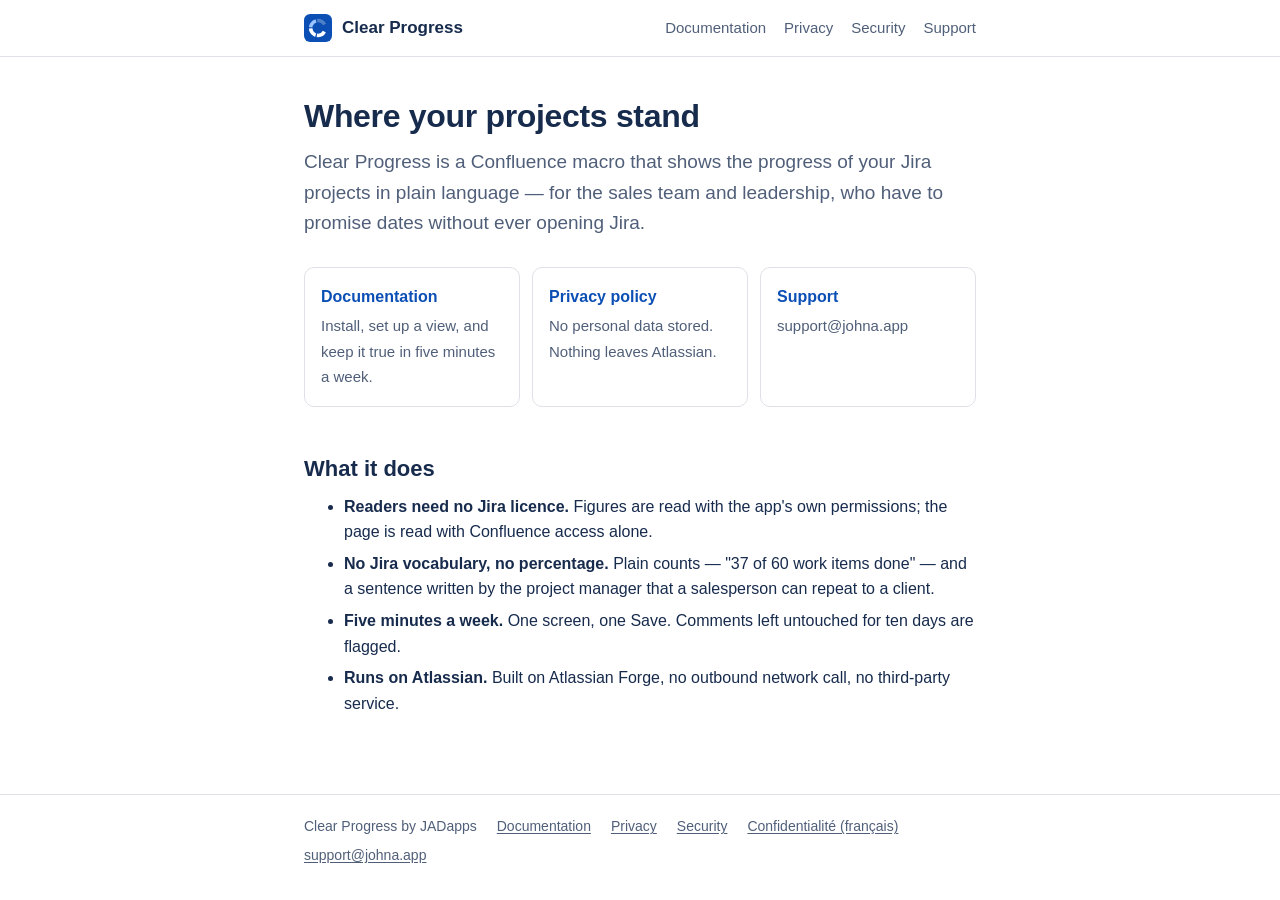
<file: index.html>
<!doctype html>
<html lang="en">
<head>
<meta charset="utf-8">
<meta name="viewport" content="width=device-width, initial-scale=1">
<title>Clear Progress for Confluence</title>
<meta name="description" content="Project progress in Confluence, in plain language, for the people who have to promise dates. No Jira licence needed to read it.">
<link rel="stylesheet" href="style.css">
<link rel="icon" href="favicon.png">
</head>
<body>

<header class="site">
  <div class="inner">
    <a class="brand" href="./">
      <svg width="28" height="28" viewBox="0 0 144 144" aria-hidden="true"><rect width="144" height="144" rx="32" fill="#0b4fb5"/><g fill="none" stroke-width="18" transform="rotate(30 72 72)"><circle cx="72" cy="72" r="38" stroke="#ffffff" stroke-opacity="1" stroke-dasharray="45.24 238.76" stroke-dashoffset="0.00"/><circle cx="72" cy="72" r="38" stroke="#ffffff" stroke-opacity="1" stroke-dasharray="45.24 238.76" stroke-dashoffset="-51.24"/><circle cx="72" cy="72" r="38" stroke="#9cc4ff" stroke-opacity="1" stroke-dasharray="45.24 238.76" stroke-dashoffset="-102.48"/><circle cx="72" cy="72" r="38" stroke="#ffffff" stroke-opacity="0.28" stroke-dasharray="45.24 238.76" stroke-dashoffset="-153.73"/></g></svg>
      Clear Progress
    </a>
    <nav class="site" aria-label="Main">
      <a href="docs.html">Documentation</a>
      <a href="privacy.html">Privacy</a>
      <a href="security.html">Security</a>
      <a href="mailto:support@johna.app">Support</a>
    </nav>
  </div>
</header>

<main>
  <h1>Where your projects stand</h1>
  <p class="lede">Clear Progress is a Confluence macro that shows the progress of your Jira projects in plain language — for the sales team and leadership, who have to promise dates without ever opening Jira.</p>

  <div class="cards">
    <a class="card" href="docs.html"><strong>Documentation</strong><span>Install, set up a view, and keep it true in five minutes a week.</span></a>
    <a class="card" href="privacy.html"><strong>Privacy policy</strong><span>No personal data stored. Nothing leaves Atlassian.</span></a>
    <a class="card" href="mailto:support@johna.app"><strong>Support</strong><span>support@johna.app</span></a>
  </div>

  <h2>What it does</h2>
  <ul>
    <li><strong>Readers need no Jira licence.</strong> Figures are read with the app's own permissions; the page is read with Confluence access alone.</li>
    <li><strong>No Jira vocabulary, no percentage.</strong> Plain counts — "37 of 60 work items done" — and a sentence written by the project manager that a salesperson can repeat to a client.</li>
    <li><strong>Five minutes a week.</strong> One screen, one Save. Comments left untouched for ten days are flagged.</li>
    <li><strong>Runs on Atlassian.</strong> Built on Atlassian Forge, no outbound network call, no third-party service.</li>
  </ul>
</main>

<footer class="site">
  <div class="inner">
    <span>Clear Progress by JADapps</span>
    <a href="docs.html">Documentation</a>
    <a href="privacy.html">Privacy</a>
    <a href="security.html">Security</a>
    <a href="confidentialite.html" hreflang="fr" lang="fr">Confidentialité (français)</a>
    <a href="mailto:support@johna.app">support@johna.app</a>
  </div>
</footer>

</body>
</html>
</file>
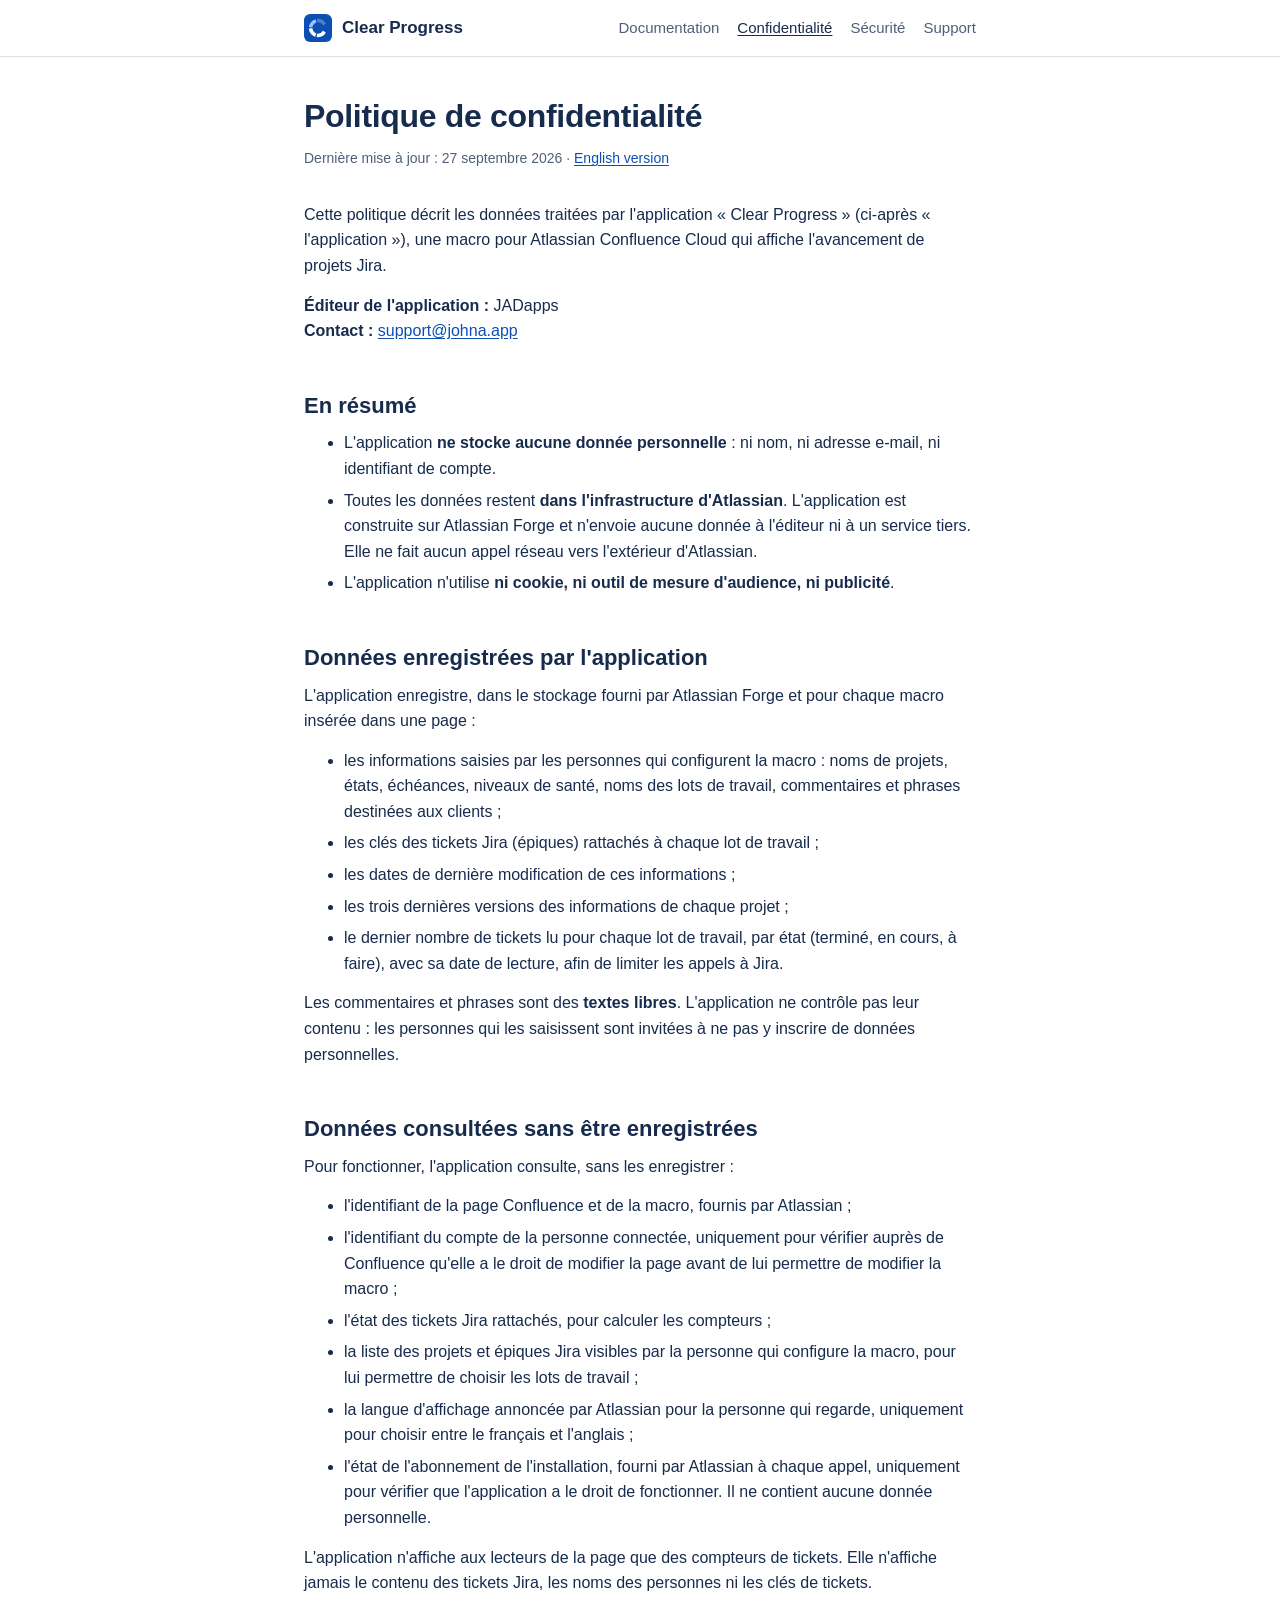
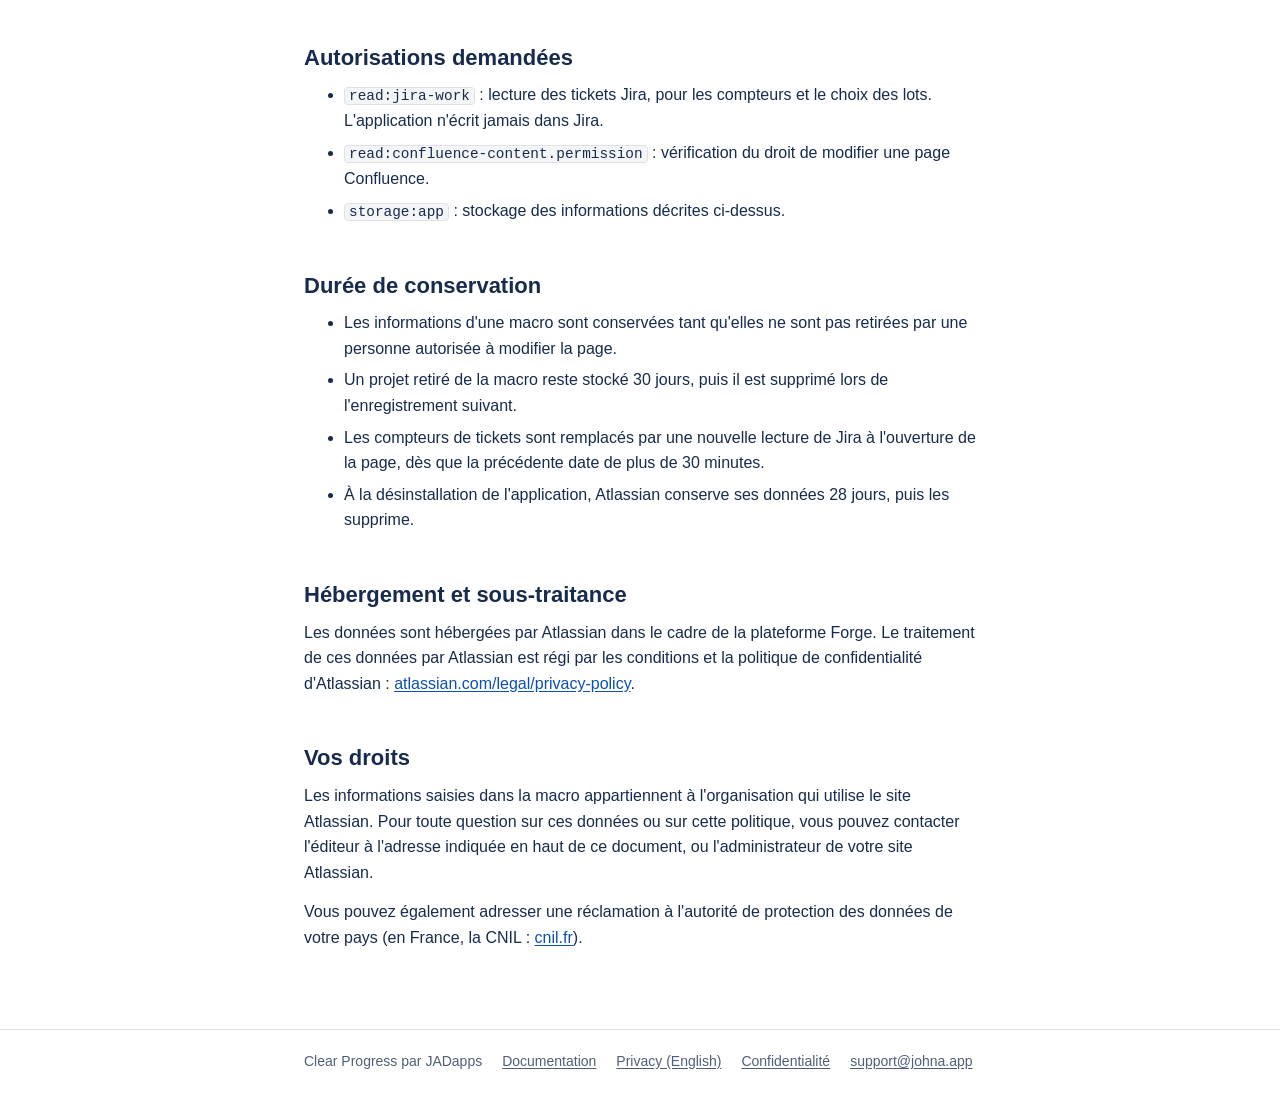
<file: confidentialite.html>
<!doctype html>
<html lang="fr">
<head>
<meta charset="utf-8">
<meta name="viewport" content="width=device-width, initial-scale=1">
<title>Confidentialité Clear Progress</title>
<meta name="description" content="Les données traitées par Clear Progress : aucune donnée personnelle stockée, rien ne sort de chez Atlassian.">
<link rel="stylesheet" href="style.css">
<link rel="icon" href="favicon.png">
<link rel="alternate" hreflang="en" href="privacy.html">
</head>
<body>

<header class="site">
  <div class="inner">
    <a class="brand" href="./">
      <svg width="28" height="28" viewBox="0 0 144 144" aria-hidden="true"><rect width="144" height="144" rx="32" fill="#0b4fb5"/><g fill="none" stroke-width="18" transform="rotate(30 72 72)"><circle cx="72" cy="72" r="38" stroke="#ffffff" stroke-opacity="1" stroke-dasharray="45.24 238.76" stroke-dashoffset="0.00"/><circle cx="72" cy="72" r="38" stroke="#ffffff" stroke-opacity="1" stroke-dasharray="45.24 238.76" stroke-dashoffset="-51.24"/><circle cx="72" cy="72" r="38" stroke="#9cc4ff" stroke-opacity="1" stroke-dasharray="45.24 238.76" stroke-dashoffset="-102.48"/><circle cx="72" cy="72" r="38" stroke="#ffffff" stroke-opacity="0.28" stroke-dasharray="45.24 238.76" stroke-dashoffset="-153.73"/></g></svg>
      Clear Progress
    </a>
    <nav class="site" aria-label="Menu principal">
      <a href="docs.html" hreflang="en">Documentation</a>
      <a href="confidentialite.html" aria-current="page">Confidentialité</a>
      <a href="security.html" hreflang="en">Sécurité</a>
      <a href="mailto:support@johna.app">Support</a>
    </nav>
  </div>
</header>

<main>
  <h1>Politique de confidentialité</h1>
  <p class="meta">Dernière mise à jour : 27 septembre 2026 · <a href="privacy.html" hreflang="en" lang="en">English version</a></p>

  <p>Cette politique décrit les données traitées par l'application « Clear Progress » (ci-après « l'application »), une macro pour Atlassian Confluence Cloud qui affiche l'avancement de projets Jira.</p>
  <p><strong>Éditeur de l'application :</strong> JADapps<br><strong>Contact :</strong> <a href="mailto:support@johna.app">support@johna.app</a></p>

  <h2>En résumé</h2>
  <ul>
    <li>L'application <strong>ne stocke aucune donnée personnelle</strong> : ni nom, ni adresse e-mail, ni identifiant de compte.</li>
    <li>Toutes les données restent <strong>dans l'infrastructure d'Atlassian</strong>. L'application est construite sur Atlassian Forge et n'envoie aucune donnée à l'éditeur ni à un service tiers. Elle ne fait aucun appel réseau vers l'extérieur d'Atlassian.</li>
    <li>L'application n'utilise <strong>ni cookie, ni outil de mesure d'audience, ni publicité</strong>.</li>
  </ul>

  <h2>Données enregistrées par l'application</h2>
  <p>L'application enregistre, dans le stockage fourni par Atlassian Forge et pour chaque macro insérée dans une page :</p>
  <ul>
    <li>les informations saisies par les personnes qui configurent la macro : noms de projets, états, échéances, niveaux de santé, noms des lots de travail, commentaires et phrases destinées aux clients ;</li>
    <li>les clés des tickets Jira (épiques) rattachés à chaque lot de travail ;</li>
    <li>les dates de dernière modification de ces informations ;</li>
    <li>les trois dernières versions des informations de chaque projet ;</li>
    <li>le dernier nombre de tickets lu pour chaque lot de travail, par état (terminé, en cours, à faire), avec sa date de lecture, afin de limiter les appels à Jira.</li>
  </ul>
  <p>Les commentaires et phrases sont des <strong>textes libres</strong>. L'application ne contrôle pas leur contenu : les personnes qui les saisissent sont invitées à ne pas y inscrire de données personnelles.</p>

  <h2>Données consultées sans être enregistrées</h2>
  <p>Pour fonctionner, l'application consulte, sans les enregistrer :</p>
  <ul>
    <li>l'identifiant de la page Confluence et de la macro, fournis par Atlassian ;</li>
    <li>l'identifiant du compte de la personne connectée, uniquement pour vérifier auprès de Confluence qu'elle a le droit de modifier la page avant de lui permettre de modifier la macro ;</li>
    <li>l'état des tickets Jira rattachés, pour calculer les compteurs ;</li>
    <li>la liste des projets et épiques Jira visibles par la personne qui configure la macro, pour lui permettre de choisir les lots de travail ;</li>
    <li>la langue d'affichage annoncée par Atlassian pour la personne qui regarde, uniquement pour choisir entre le français et l'anglais ;</li>
    <li>l'état de l'abonnement de l'installation, fourni par Atlassian à chaque appel, uniquement pour vérifier que l'application a le droit de fonctionner. Il ne contient aucune donnée personnelle.</li>
  </ul>
  <p>L'application n'affiche aux lecteurs de la page que des compteurs de tickets. Elle n'affiche jamais le contenu des tickets Jira, les noms des personnes ni les clés de tickets.</p>

  <h2 id="autorisations">Autorisations demandées</h2>
  <ul>
    <li><code>read:jira-work</code> : lecture des tickets Jira, pour les compteurs et le choix des lots. L'application n'écrit jamais dans Jira.</li>
    <li><code>read:confluence-content.permission</code> : vérification du droit de modifier une page Confluence.</li>
    <li><code>storage:app</code> : stockage des informations décrites ci-dessus.</li>
  </ul>

  <h2>Durée de conservation</h2>
  <ul>
    <li>Les informations d'une macro sont conservées tant qu'elles ne sont pas retirées par une personne autorisée à modifier la page.</li>
    <li>Un projet retiré de la macro reste stocké 30 jours, puis il est supprimé lors de l'enregistrement suivant.</li>
    <li>Les compteurs de tickets sont remplacés par une nouvelle lecture de Jira à l'ouverture de la page, dès que la précédente date de plus de 30 minutes.</li>
    <li>À la désinstallation de l'application, Atlassian conserve ses données 28 jours, puis les supprime.</li>
  </ul>

  <h2>Hébergement et sous-traitance</h2>
  <p>Les données sont hébergées par Atlassian dans le cadre de la plateforme Forge. Le traitement de ces données par Atlassian est régi par les conditions et la politique de confidentialité d'Atlassian : <a href="https://www.atlassian.com/legal/privacy-policy">atlassian.com/legal/privacy-policy</a>.</p>

  <h2>Vos droits</h2>
  <p>Les informations saisies dans la macro appartiennent à l'organisation qui utilise le site Atlassian. Pour toute question sur ces données ou sur cette politique, vous pouvez contacter l'éditeur à l'adresse indiquée en haut de ce document, ou l'administrateur de votre site Atlassian.</p>
  <p>Vous pouvez également adresser une réclamation à l'autorité de protection des données de votre pays (en France, la CNIL : <a href="https://www.cnil.fr">cnil.fr</a>).</p>
</main>

<footer class="site">
  <div class="inner">
    <span>Clear Progress par JADapps</span>
    <a href="docs.html" hreflang="en">Documentation</a>
    <a href="privacy.html" hreflang="en" lang="en">Privacy (English)</a>
    <a href="confidentialite.html">Confidentialité</a>
    <a href="mailto:support@johna.app">support@johna.app</a>
  </div>
</footer>

</body>
</html>
</file>
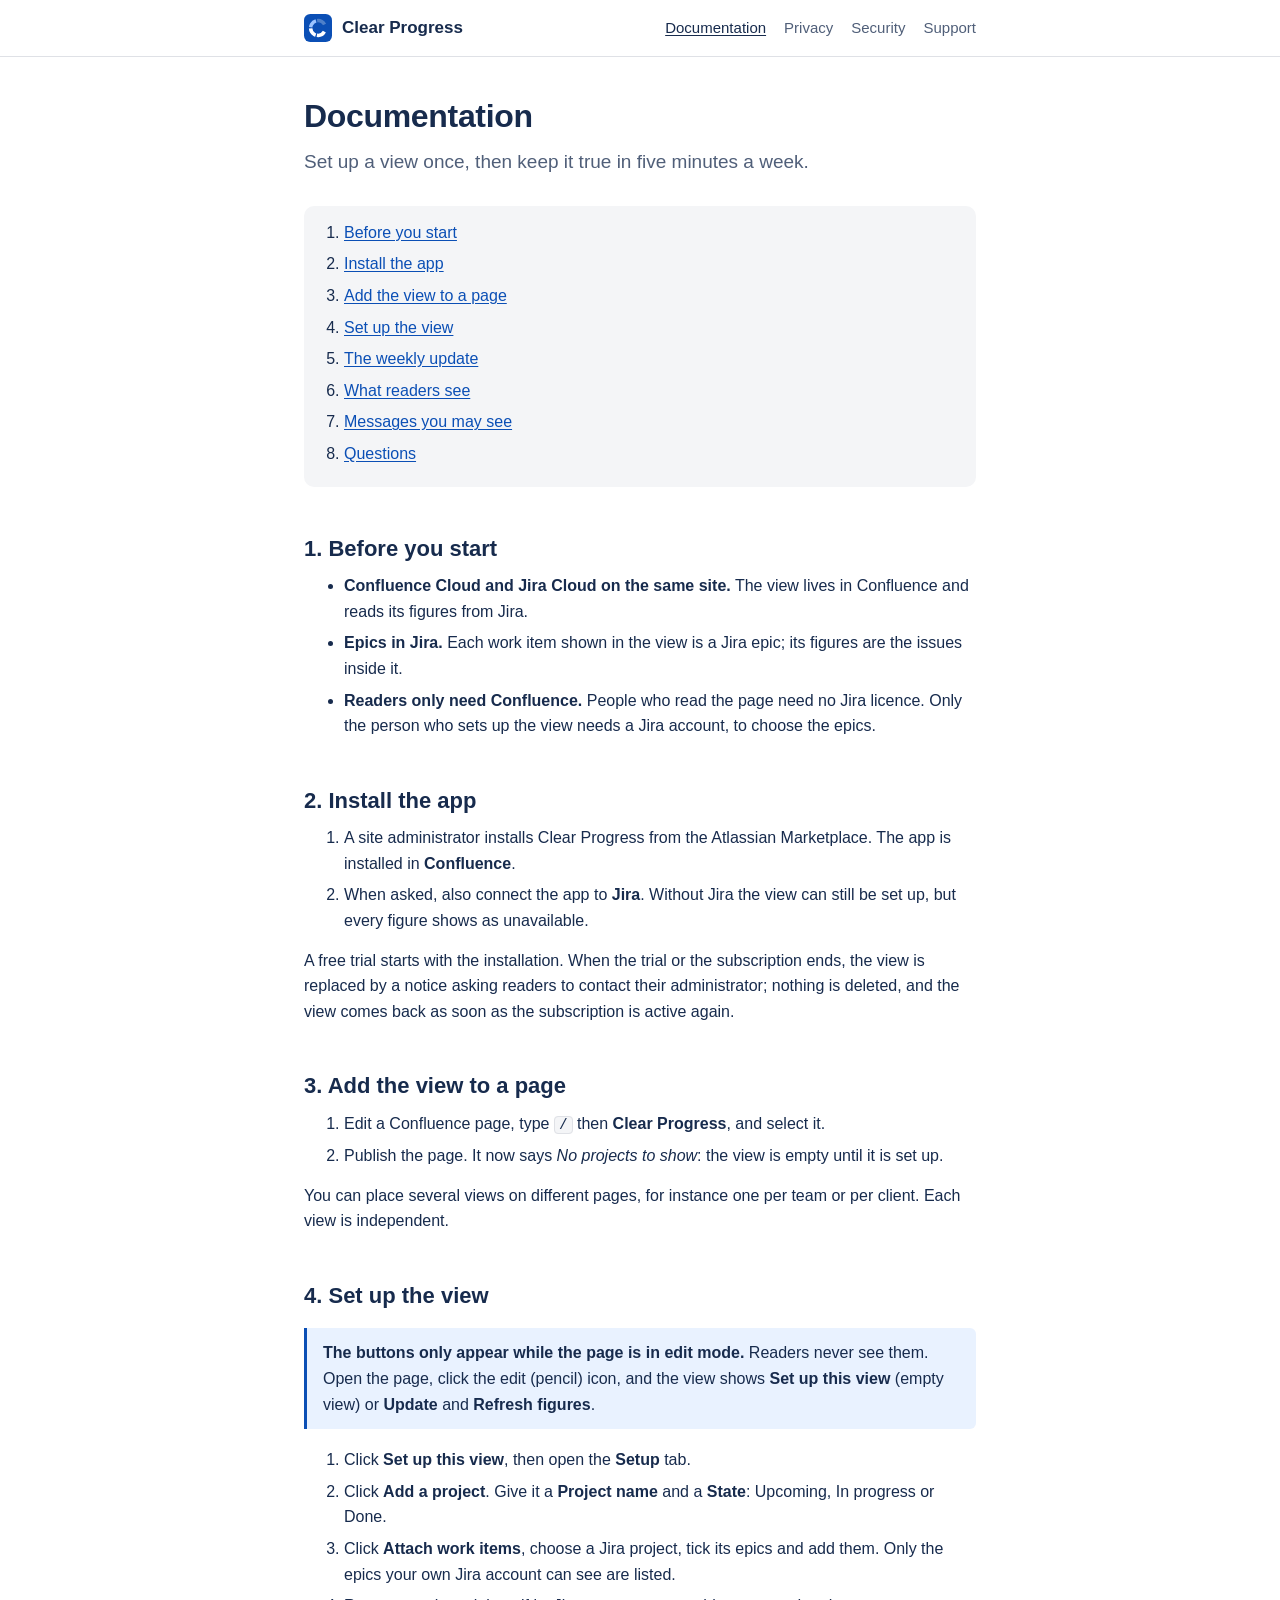
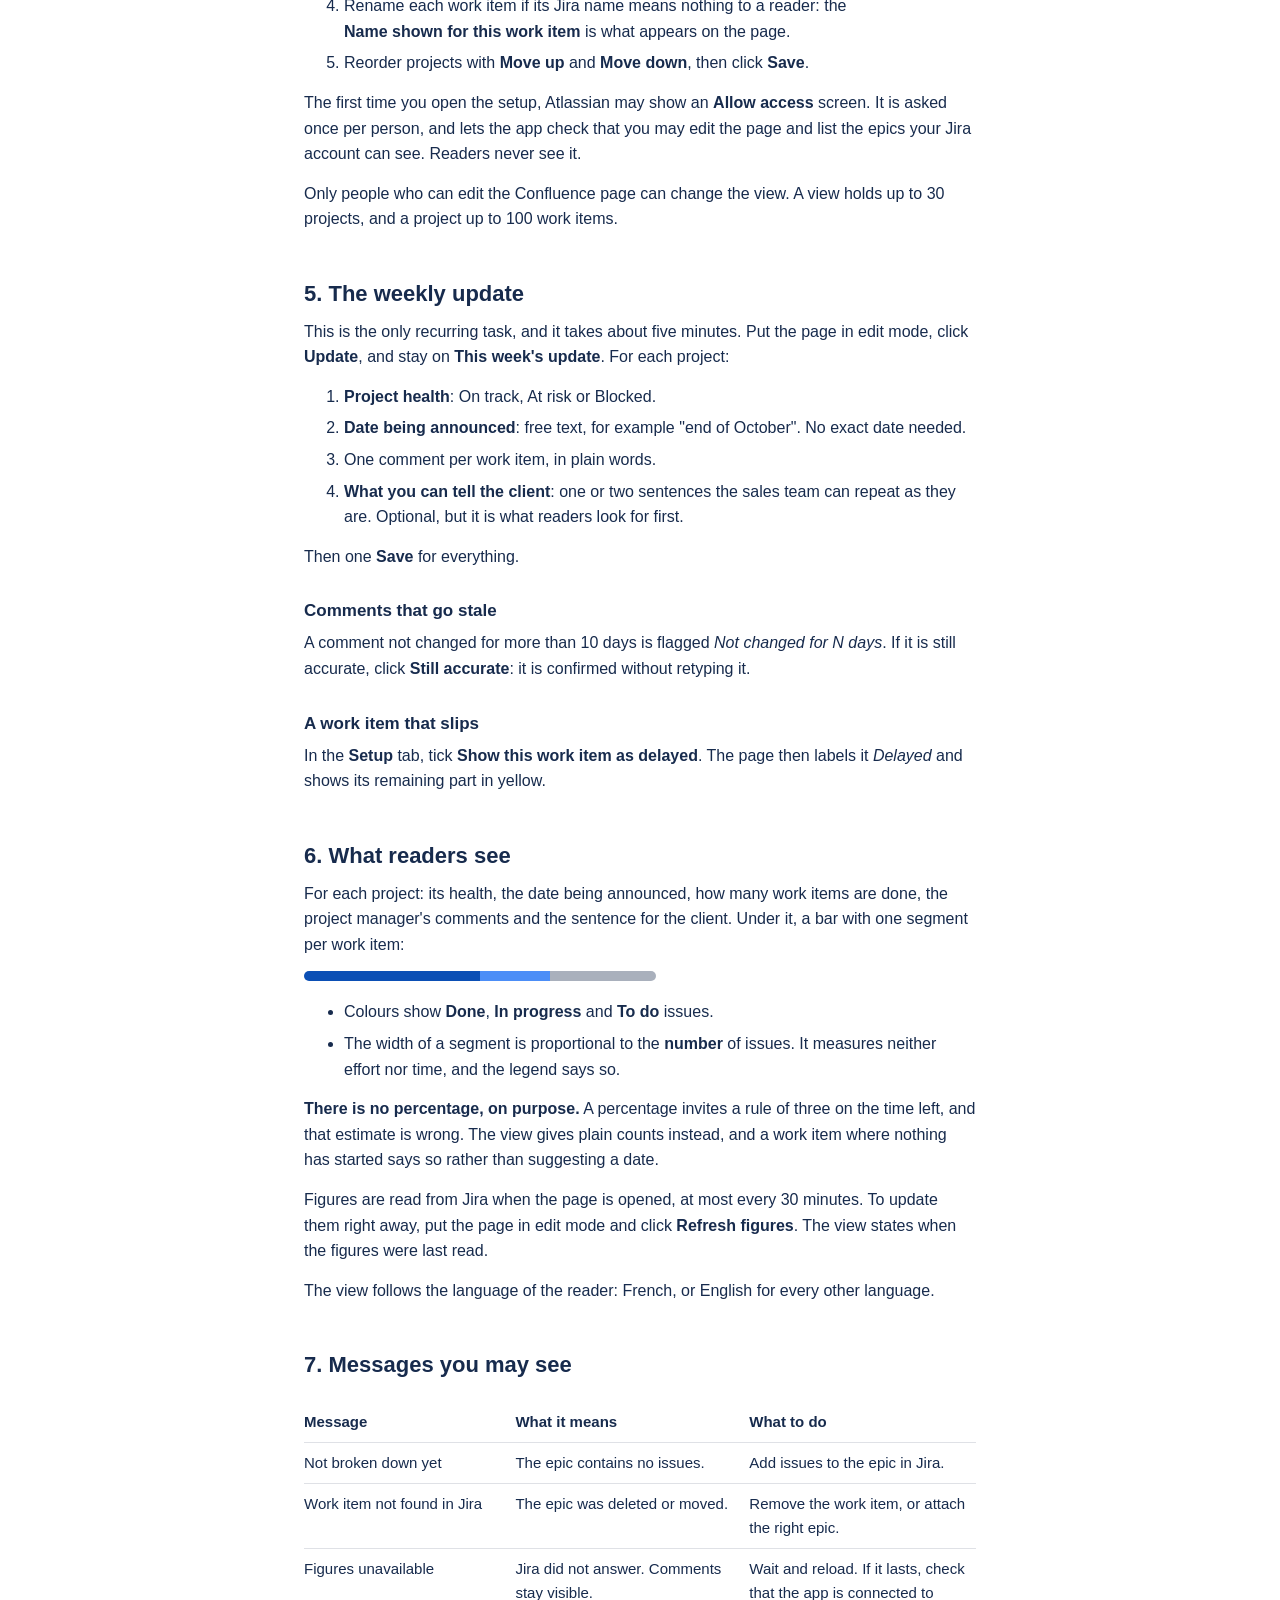
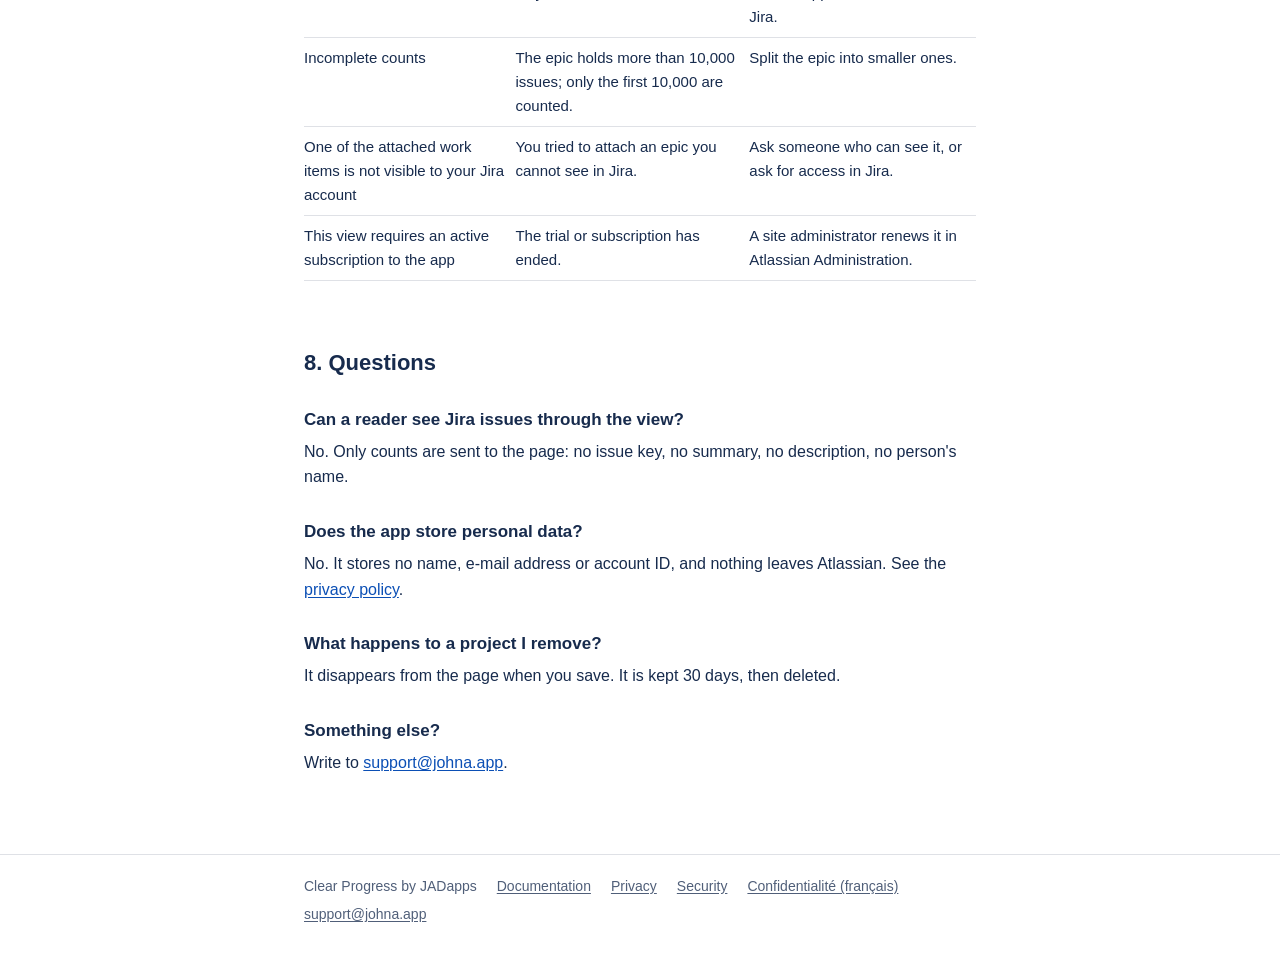
<file: docs.html>
<!doctype html>
<html lang="en">
<head>
<meta charset="utf-8">
<meta name="viewport" content="width=device-width, initial-scale=1">
<title>Clear Progress documentation</title>
<meta name="description" content="How to install Clear Progress, set up a view of your Jira projects in Confluence, and keep it up to date.">
<link rel="stylesheet" href="style.css">
<link rel="icon" href="favicon.png">
</head>
<body>

<header class="site">
  <div class="inner">
    <a class="brand" href="./">
      <svg width="28" height="28" viewBox="0 0 144 144" aria-hidden="true"><rect width="144" height="144" rx="32" fill="#0b4fb5"/><g fill="none" stroke-width="18" transform="rotate(30 72 72)"><circle cx="72" cy="72" r="38" stroke="#ffffff" stroke-opacity="1" stroke-dasharray="45.24 238.76" stroke-dashoffset="0.00"/><circle cx="72" cy="72" r="38" stroke="#ffffff" stroke-opacity="1" stroke-dasharray="45.24 238.76" stroke-dashoffset="-51.24"/><circle cx="72" cy="72" r="38" stroke="#9cc4ff" stroke-opacity="1" stroke-dasharray="45.24 238.76" stroke-dashoffset="-102.48"/><circle cx="72" cy="72" r="38" stroke="#ffffff" stroke-opacity="0.28" stroke-dasharray="45.24 238.76" stroke-dashoffset="-153.73"/></g></svg>
      Clear Progress
    </a>
    <nav class="site" aria-label="Main">
      <a href="docs.html" aria-current="page">Documentation</a>
      <a href="privacy.html">Privacy</a>
      <a href="security.html">Security</a>
      <a href="mailto:support@johna.app">Support</a>
    </nav>
  </div>
</header>

<main>
  <h1>Documentation</h1>
  <p class="lede">Set up a view once, then keep it true in five minutes a week.</p>

  <nav class="toc" aria-label="Contents">
    <ol>
      <li><a href="#requirements">Before you start</a></li>
      <li><a href="#install">Install the app</a></li>
      <li><a href="#insert">Add the view to a page</a></li>
      <li><a href="#setup">Set up the view</a></li>
      <li><a href="#weekly">The weekly update</a></li>
      <li><a href="#reading">What readers see</a></li>
      <li><a href="#messages">Messages you may see</a></li>
      <li><a href="#faq">Questions</a></li>
    </ol>
  </nav>

  <h2 id="requirements">1. Before you start</h2>
  <ul>
    <li><strong>Confluence Cloud and Jira Cloud on the same site.</strong> The view lives in Confluence and reads its figures from Jira.</li>
    <li><strong>Epics in Jira.</strong> Each work item shown in the view is a Jira epic; its figures are the issues inside it.</li>
    <li><strong>Readers only need Confluence.</strong> People who read the page need no Jira licence. Only the person who sets up the view needs a Jira account, to choose the epics.</li>
  </ul>

  <h2 id="install">2. Install the app</h2>
  <ol>
    <li>A site administrator installs Clear Progress from the Atlassian Marketplace. The app is installed in <strong>Confluence</strong>.</li>
    <li>When asked, also connect the app to <strong>Jira</strong>. Without Jira the view can still be set up, but every figure shows as unavailable.</li>
  </ol>
  <p>A free trial starts with the installation. When the trial or the subscription ends, the view is replaced by a notice asking readers to contact their administrator; nothing is deleted, and the view comes back as soon as the subscription is active again.</p>

  <h2 id="insert">3. Add the view to a page</h2>
  <ol>
    <li>Edit a Confluence page, type <kbd>/</kbd> then <strong>Clear Progress</strong>, and select it.</li>
    <li>Publish the page. It now says <em>No projects to show</em>: the view is empty until it is set up.</li>
  </ol>
  <p>You can place several views on different pages, for instance one per team or per client. Each view is independent.</p>

  <h2 id="setup">4. Set up the view</h2>
  <div class="note">
    <p><strong>The buttons only appear while the page is in edit mode.</strong> Readers never see them. Open the page, click the edit (pencil) icon, and the view shows <span class="ui">Set up this view</span> (empty view) or <span class="ui">Update</span> and <span class="ui">Refresh figures</span>.</p>
  </div>
  <ol>
    <li>Click <span class="ui">Set up this view</span>, then open the <span class="ui">Setup</span> tab.</li>
    <li>Click <span class="ui">Add a project</span>. Give it a <span class="ui">Project name</span> and a <span class="ui">State</span>: Upcoming, In progress or Done.</li>
    <li>Click <span class="ui">Attach work items</span>, choose a Jira project, tick its epics and add them. Only the epics your own Jira account can see are listed.</li>
    <li>Rename each work item if its Jira name means nothing to a reader: the <span class="ui">Name shown for this work item</span> is what appears on the page.</li>
    <li>Reorder projects with <span class="ui">Move up</span> and <span class="ui">Move down</span>, then click <span class="ui">Save</span>.</li>
  </ol>
  <p>The first time you open the setup, Atlassian may show an <strong>Allow access</strong> screen. It is asked once per person, and lets the app check that you may edit the page and list the epics your Jira account can see. Readers never see it.</p>
  <p>Only people who can edit the Confluence page can change the view. A view holds up to 30 projects, and a project up to 100 work items.</p>

  <h2 id="weekly">5. The weekly update</h2>
  <p>This is the only recurring task, and it takes about five minutes. Put the page in edit mode, click <span class="ui">Update</span>, and stay on <span class="ui">This week's update</span>. For each project:</p>
  <ol>
    <li><span class="ui">Project health</span>: On track, At risk or Blocked.</li>
    <li><span class="ui">Date being announced</span>: free text, for example "end of October". No exact date needed.</li>
    <li>One comment per work item, in plain words.</li>
    <li><span class="ui">What you can tell the client</span>: one or two sentences the sales team can repeat as they are. Optional, but it is what readers look for first.</li>
  </ol>
  <p>Then one <span class="ui">Save</span> for everything.</p>
  <h3>Comments that go stale</h3>
  <p>A comment not changed for more than 10 days is flagged <em>Not changed for N days</em>. If it is still accurate, click <span class="ui">Still accurate</span>: it is confirmed without retyping it.</p>
  <h3>A work item that slips</h3>
  <p>In the <span class="ui">Setup</span> tab, tick <span class="ui">Show this work item as delayed</span>. The page then labels it <em>Delayed</em> and shows its remaining part in yellow.</p>

  <h2 id="reading">6. What readers see</h2>
  <p>For each project: its health, the date being announced, how many work items are done, the project manager's comments and the sentence for the client. Under it, a bar with one segment per work item:</p>
  <div class="bar" role="img" aria-label="Example bar: done, in progress, to do"><i class="d"></i><i class="p"></i><i class="t"></i></div>
  <ul>
    <li>Colours show <strong>Done</strong>, <strong>In progress</strong> and <strong>To do</strong> issues.</li>
    <li>The width of a segment is proportional to the <strong>number</strong> of issues. It measures neither effort nor time, and the legend says so.</li>
  </ul>
  <p><strong>There is no percentage, on purpose.</strong> A percentage invites a rule of three on the time left, and that estimate is wrong. The view gives plain counts instead, and a work item where nothing has started says so rather than suggesting a date.</p>
  <p>Figures are read from Jira when the page is opened, at most every 30 minutes. To update them right away, put the page in edit mode and click <span class="ui">Refresh figures</span>. The view states when the figures were last read.</p>
  <p>The view follows the language of the reader: French, or English for every other language.</p>

  <h2 id="messages">7. Messages you may see</h2>
  <div class="table-wrap">
  <table>
    <thead><tr><th>Message</th><th>What it means</th><th>What to do</th></tr></thead>
    <tbody>
      <tr><td>Not broken down yet</td><td>The epic contains no issues.</td><td>Add issues to the epic in Jira.</td></tr>
      <tr><td>Work item not found in Jira</td><td>The epic was deleted or moved.</td><td>Remove the work item, or attach the right epic.</td></tr>
      <tr><td>Figures unavailable</td><td>Jira did not answer. Comments stay visible.</td><td>Wait and reload. If it lasts, check that the app is connected to Jira.</td></tr>
      <tr><td>Incomplete counts</td><td>The epic holds more than 10,000 issues; only the first 10,000 are counted.</td><td>Split the epic into smaller ones.</td></tr>
      <tr><td>One of the attached work items is not visible to your Jira account</td><td>You tried to attach an epic you cannot see in Jira.</td><td>Ask someone who can see it, or ask for access in Jira.</td></tr>
      <tr><td>This view requires an active subscription to the app</td><td>The trial or subscription has ended.</td><td>A site administrator renews it in Atlassian Administration.</td></tr>
    </tbody>
  </table>
  </div>

  <h2 id="faq">8. Questions</h2>
  <h3>Can a reader see Jira issues through the view?</h3>
  <p>No. Only counts are sent to the page: no issue key, no summary, no description, no person's name.</p>
  <h3>Does the app store personal data?</h3>
  <p>No. It stores no name, e-mail address or account ID, and nothing leaves Atlassian. See the <a href="privacy.html">privacy policy</a>.</p>
  <h3>What happens to a project I remove?</h3>
  <p>It disappears from the page when you save. It is kept 30 days, then deleted.</p>
  <h3>Something else?</h3>
  <p>Write to <a href="mailto:support@johna.app">support@johna.app</a>.</p>
</main>

<footer class="site">
  <div class="inner">
    <span>Clear Progress by JADapps</span>
    <a href="docs.html">Documentation</a>
    <a href="privacy.html">Privacy</a>
    <a href="security.html">Security</a>
    <a href="confidentialite.html" hreflang="fr" lang="fr">Confidentialité (français)</a>
    <a href="mailto:support@johna.app">support@johna.app</a>
  </div>
</footer>

</body>
</html>
</file>
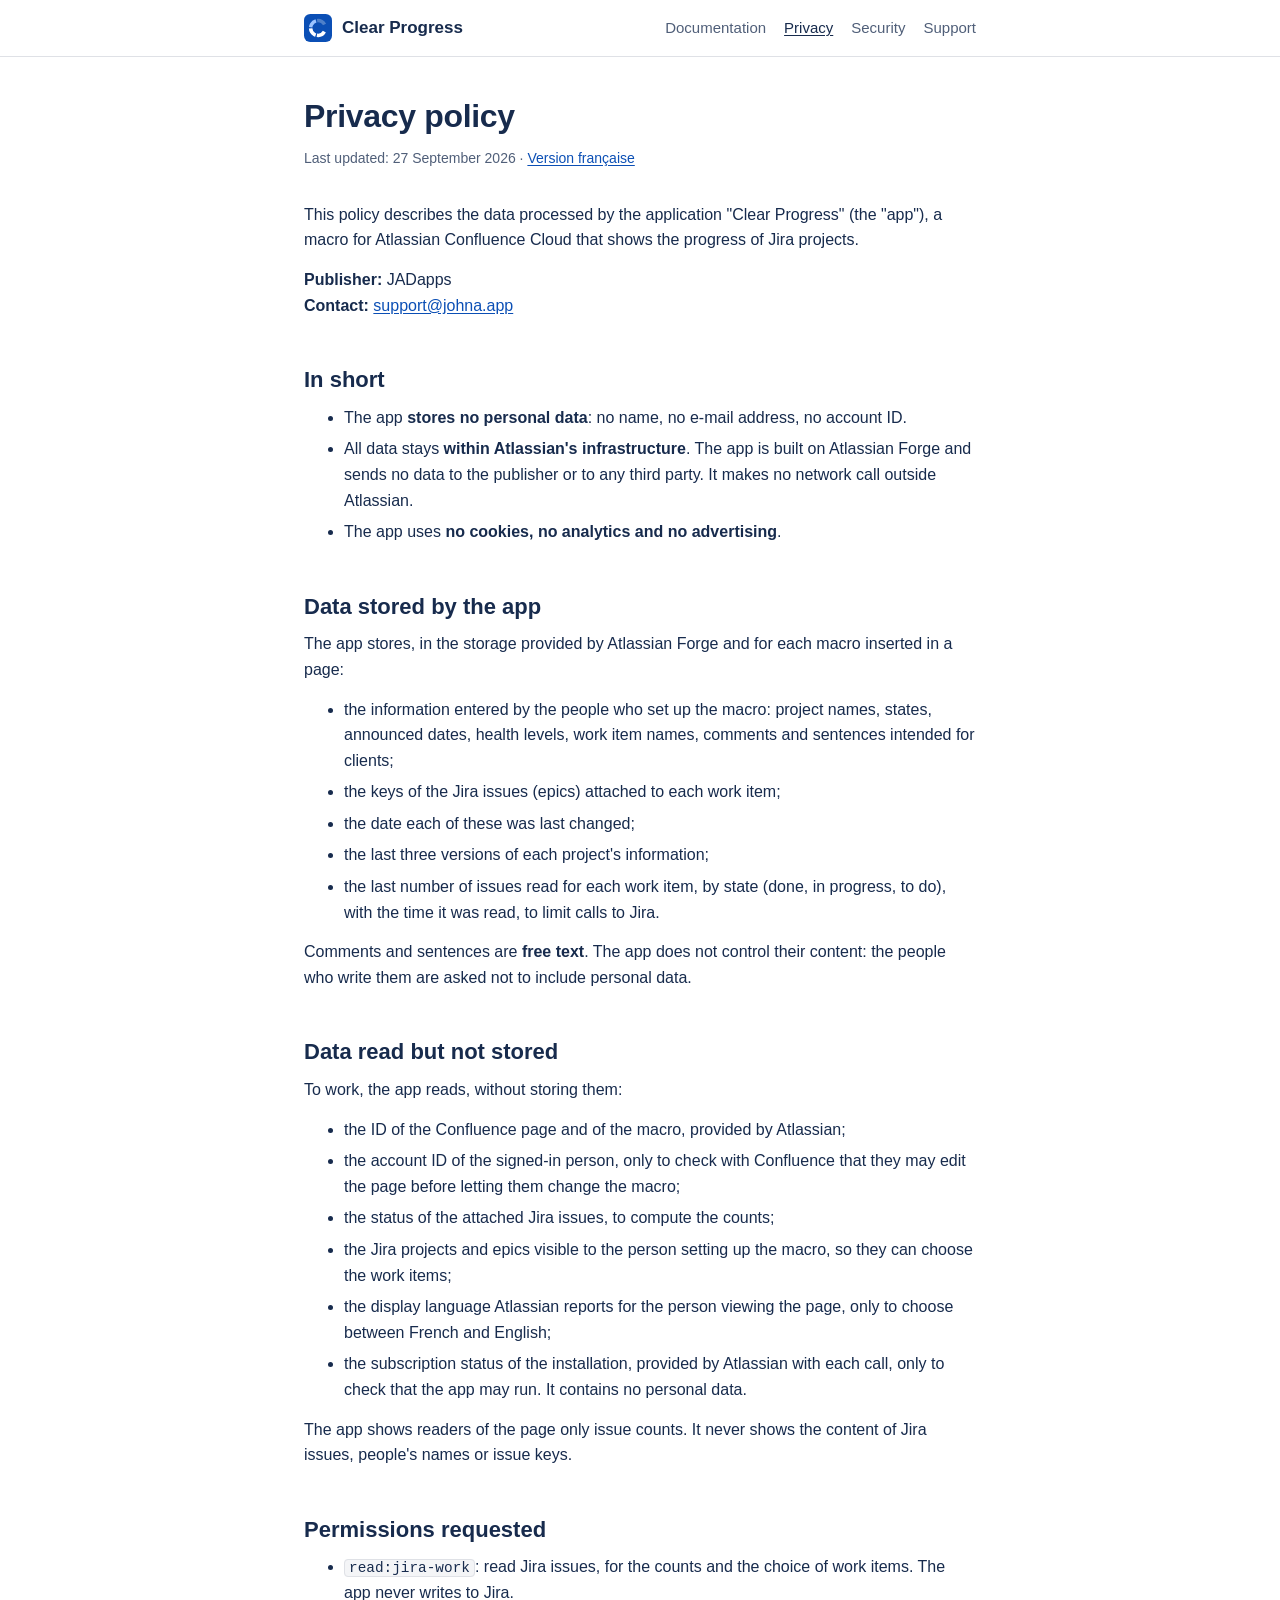
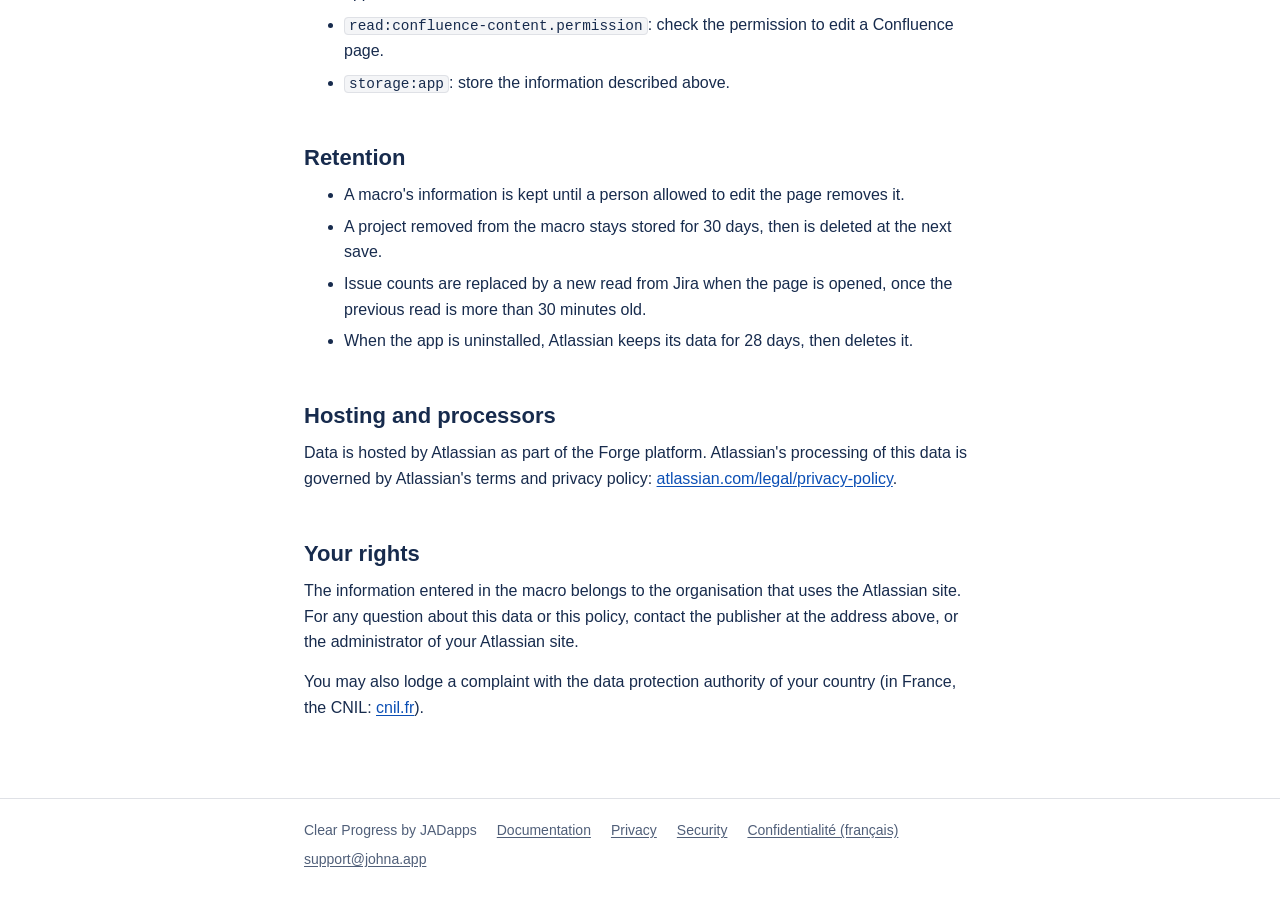
<file: privacy.html>
<!doctype html>
<html lang="en">
<head>
<meta charset="utf-8">
<meta name="viewport" content="width=device-width, initial-scale=1">
<title>Clear Progress privacy policy</title>
<meta name="description" content="What data Clear Progress processes: no personal data stored, nothing leaves Atlassian.">
<link rel="stylesheet" href="style.css">
<link rel="icon" href="favicon.png">
<link rel="alternate" hreflang="fr" href="confidentialite.html">
</head>
<body>

<header class="site">
  <div class="inner">
    <a class="brand" href="./">
      <svg width="28" height="28" viewBox="0 0 144 144" aria-hidden="true"><rect width="144" height="144" rx="32" fill="#0b4fb5"/><g fill="none" stroke-width="18" transform="rotate(30 72 72)"><circle cx="72" cy="72" r="38" stroke="#ffffff" stroke-opacity="1" stroke-dasharray="45.24 238.76" stroke-dashoffset="0.00"/><circle cx="72" cy="72" r="38" stroke="#ffffff" stroke-opacity="1" stroke-dasharray="45.24 238.76" stroke-dashoffset="-51.24"/><circle cx="72" cy="72" r="38" stroke="#9cc4ff" stroke-opacity="1" stroke-dasharray="45.24 238.76" stroke-dashoffset="-102.48"/><circle cx="72" cy="72" r="38" stroke="#ffffff" stroke-opacity="0.28" stroke-dasharray="45.24 238.76" stroke-dashoffset="-153.73"/></g></svg>
      Clear Progress
    </a>
    <nav class="site" aria-label="Main">
      <a href="docs.html">Documentation</a>
      <a href="privacy.html" aria-current="page">Privacy</a>
      <a href="security.html">Security</a>
      <a href="mailto:support@johna.app">Support</a>
    </nav>
  </div>
</header>

<main>
  <h1>Privacy policy</h1>
  <p class="meta">Last updated: 27 September 2026 · <a href="confidentialite.html" hreflang="fr" lang="fr">Version française</a></p>

  <p>This policy describes the data processed by the application "Clear Progress" (the "app"), a macro for Atlassian Confluence Cloud that shows the progress of Jira projects.</p>
  <p><strong>Publisher:</strong> JADapps<br><strong>Contact:</strong> <a href="mailto:support@johna.app">support@johna.app</a></p>

  <h2>In short</h2>
  <ul>
    <li>The app <strong>stores no personal data</strong>: no name, no e-mail address, no account ID.</li>
    <li>All data stays <strong>within Atlassian's infrastructure</strong>. The app is built on Atlassian Forge and sends no data to the publisher or to any third party. It makes no network call outside Atlassian.</li>
    <li>The app uses <strong>no cookies, no analytics and no advertising</strong>.</li>
  </ul>

  <h2>Data stored by the app</h2>
  <p>The app stores, in the storage provided by Atlassian Forge and for each macro inserted in a page:</p>
  <ul>
    <li>the information entered by the people who set up the macro: project names, states, announced dates, health levels, work item names, comments and sentences intended for clients;</li>
    <li>the keys of the Jira issues (epics) attached to each work item;</li>
    <li>the date each of these was last changed;</li>
    <li>the last three versions of each project's information;</li>
    <li>the last number of issues read for each work item, by state (done, in progress, to do), with the time it was read, to limit calls to Jira.</li>
  </ul>
  <p>Comments and sentences are <strong>free text</strong>. The app does not control their content: the people who write them are asked not to include personal data.</p>

  <h2>Data read but not stored</h2>
  <p>To work, the app reads, without storing them:</p>
  <ul>
    <li>the ID of the Confluence page and of the macro, provided by Atlassian;</li>
    <li>the account ID of the signed-in person, only to check with Confluence that they may edit the page before letting them change the macro;</li>
    <li>the status of the attached Jira issues, to compute the counts;</li>
    <li>the Jira projects and epics visible to the person setting up the macro, so they can choose the work items;</li>
    <li>the display language Atlassian reports for the person viewing the page, only to choose between French and English;</li>
    <li>the subscription status of the installation, provided by Atlassian with each call, only to check that the app may run. It contains no personal data.</li>
  </ul>
  <p>The app shows readers of the page only issue counts. It never shows the content of Jira issues, people's names or issue keys.</p>

  <h2 id="permissions">Permissions requested</h2>
  <ul>
    <li><code>read:jira-work</code>: read Jira issues, for the counts and the choice of work items. The app never writes to Jira.</li>
    <li><code>read:confluence-content.permission</code>: check the permission to edit a Confluence page.</li>
    <li><code>storage:app</code>: store the information described above.</li>
  </ul>

  <h2>Retention</h2>
  <ul>
    <li>A macro's information is kept until a person allowed to edit the page removes it.</li>
    <li>A project removed from the macro stays stored for 30 days, then is deleted at the next save.</li>
    <li>Issue counts are replaced by a new read from Jira when the page is opened, once the previous read is more than 30 minutes old.</li>
    <li>When the app is uninstalled, Atlassian keeps its data for 28 days, then deletes it.</li>
  </ul>

  <h2>Hosting and processors</h2>
  <p>Data is hosted by Atlassian as part of the Forge platform. Atlassian's processing of this data is governed by Atlassian's terms and privacy policy: <a href="https://www.atlassian.com/legal/privacy-policy">atlassian.com/legal/privacy-policy</a>.</p>

  <h2>Your rights</h2>
  <p>The information entered in the macro belongs to the organisation that uses the Atlassian site. For any question about this data or this policy, contact the publisher at the address above, or the administrator of your Atlassian site.</p>
  <p>You may also lodge a complaint with the data protection authority of your country (in France, the CNIL: <a href="https://www.cnil.fr">cnil.fr</a>).</p>
</main>

<footer class="site">
  <div class="inner">
    <span>Clear Progress by JADapps</span>
    <a href="docs.html">Documentation</a>
    <a href="privacy.html">Privacy</a>
    <a href="security.html">Security</a>
    <a href="confidentialite.html" hreflang="fr" lang="fr">Confidentialité (français)</a>
    <a href="mailto:support@johna.app">support@johna.app</a>
  </div>
</footer>

</body>
</html>
</file>
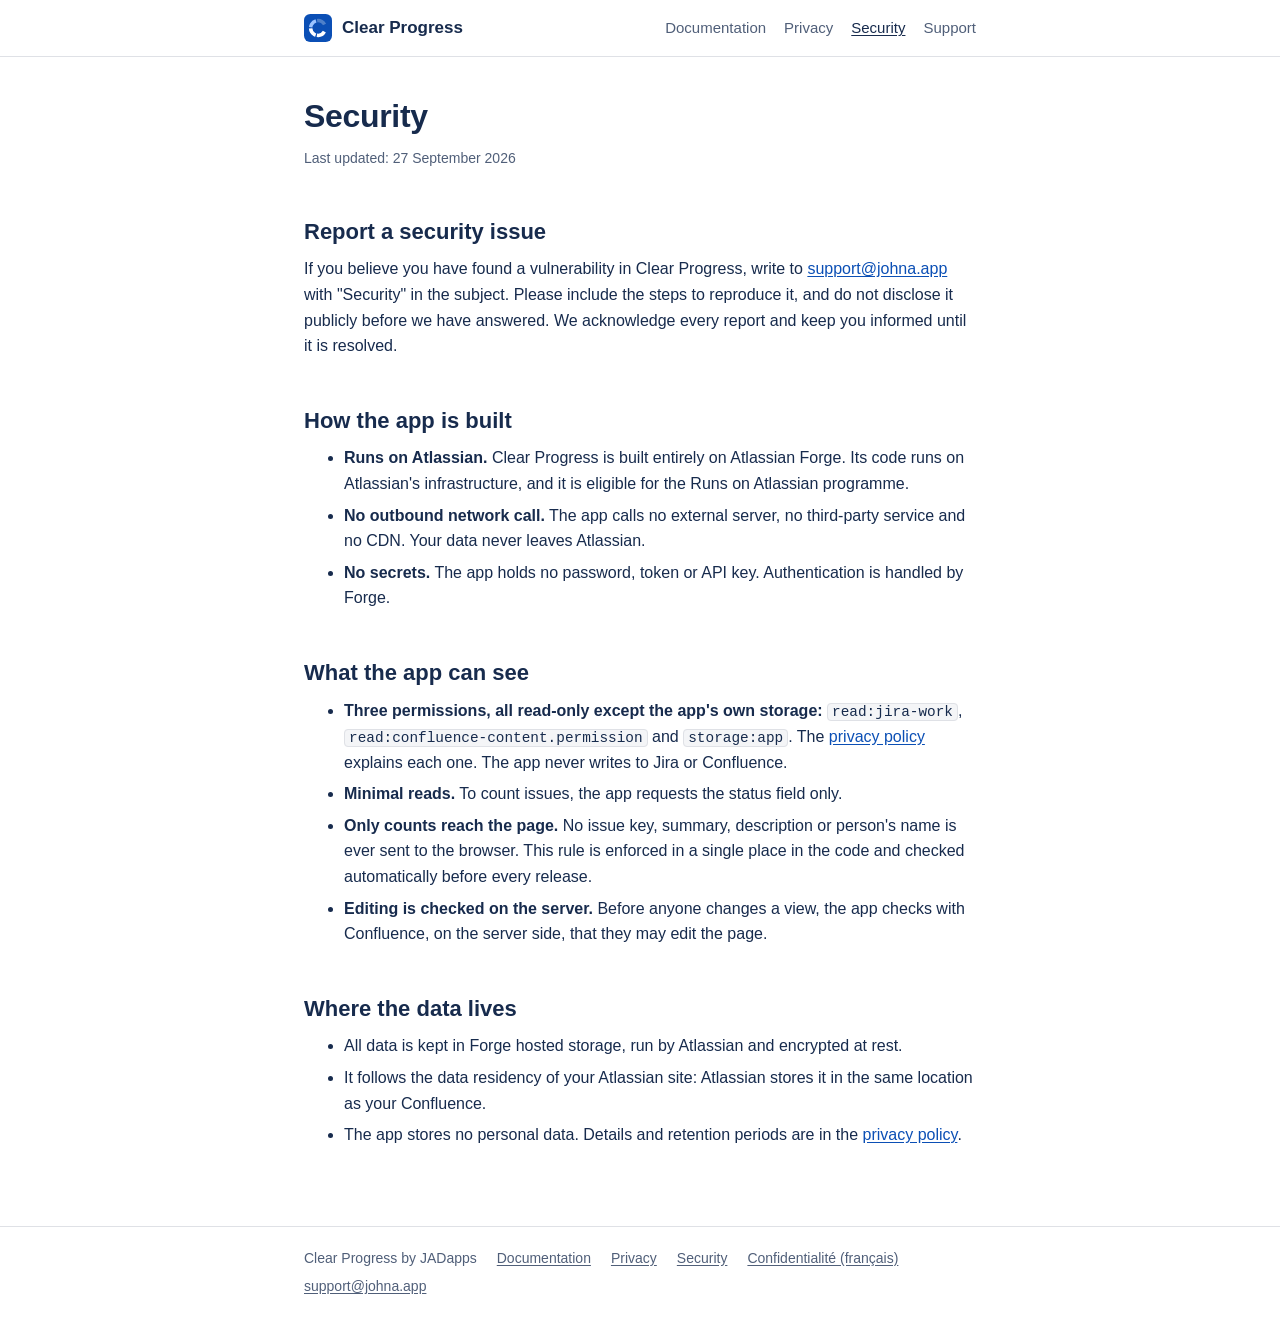
<file: security.html>
<!doctype html>
<html lang="en">
<head>
<meta charset="utf-8">
<meta name="viewport" content="width=device-width, initial-scale=1">
<title>Clear Progress security</title>
<meta name="description" content="How Clear Progress protects your data, and how to report a security issue.">
<link rel="stylesheet" href="style.css">
<link rel="icon" href="favicon.png">
</head>
<body>

<header class="site">
  <div class="inner">
    <a class="brand" href="./">
      <svg width="28" height="28" viewBox="0 0 144 144" aria-hidden="true"><rect width="144" height="144" rx="32" fill="#0b4fb5"/><g fill="none" stroke-width="18" transform="rotate(30 72 72)"><circle cx="72" cy="72" r="38" stroke="#ffffff" stroke-opacity="1" stroke-dasharray="45.24 238.76" stroke-dashoffset="0.00"/><circle cx="72" cy="72" r="38" stroke="#ffffff" stroke-opacity="1" stroke-dasharray="45.24 238.76" stroke-dashoffset="-51.24"/><circle cx="72" cy="72" r="38" stroke="#9cc4ff" stroke-opacity="1" stroke-dasharray="45.24 238.76" stroke-dashoffset="-102.48"/><circle cx="72" cy="72" r="38" stroke="#ffffff" stroke-opacity="0.28" stroke-dasharray="45.24 238.76" stroke-dashoffset="-153.73"/></g></svg>
      Clear Progress
    </a>
    <nav class="site" aria-label="Main">
      <a href="docs.html">Documentation</a>
      <a href="privacy.html">Privacy</a>
      <a href="security.html" aria-current="page">Security</a>
      <a href="mailto:support@johna.app">Support</a>
    </nav>
  </div>
</header>

<main>
  <h1>Security</h1>
  <p class="meta">Last updated: 27 September 2026</p>

  <h2>Report a security issue</h2>
  <p>If you believe you have found a vulnerability in Clear Progress, write to <a href="mailto:support@johna.app?subject=Security">support@johna.app</a> with "Security" in the subject. Please include the steps to reproduce it, and do not disclose it publicly before we have answered. We acknowledge every report and keep you informed until it is resolved.</p>

  <h2>How the app is built</h2>
  <ul>
    <li><strong>Runs on Atlassian.</strong> Clear Progress is built entirely on Atlassian Forge. Its code runs on Atlassian's infrastructure, and it is eligible for the Runs on Atlassian programme.</li>
    <li><strong>No outbound network call.</strong> The app calls no external server, no third-party service and no CDN. Your data never leaves Atlassian.</li>
    <li><strong>No secrets.</strong> The app holds no password, token or API key. Authentication is handled by Forge.</li>
  </ul>

  <h2>What the app can see</h2>
  <ul>
    <li><strong>Three permissions, all read-only except the app's own storage:</strong> <code>read:jira-work</code>, <code>read:confluence-content.permission</code> and <code>storage:app</code>. The <a href="privacy.html#permissions">privacy policy</a> explains each one. The app never writes to Jira or Confluence.</li>
    <li><strong>Minimal reads.</strong> To count issues, the app requests the status field only.</li>
    <li><strong>Only counts reach the page.</strong> No issue key, summary, description or person's name is ever sent to the browser. This rule is enforced in a single place in the code and checked automatically before every release.</li>
    <li><strong>Editing is checked on the server.</strong> Before anyone changes a view, the app checks with Confluence, on the server side, that they may edit the page.</li>
  </ul>

  <h2>Where the data lives</h2>
  <ul>
    <li>All data is kept in Forge hosted storage, run by Atlassian and encrypted at rest.</li>
    <li>It follows the data residency of your Atlassian site: Atlassian stores it in the same location as your Confluence.</li>
    <li>The app stores no personal data. Details and retention periods are in the <a href="privacy.html">privacy policy</a>.</li>
  </ul>
</main>

<footer class="site">
  <div class="inner">
    <span>Clear Progress by JADapps</span>
    <a href="docs.html">Documentation</a>
    <a href="privacy.html">Privacy</a>
    <a href="security.html">Security</a>
    <a href="confidentialite.html" hreflang="fr" lang="fr">Confidentialité (français)</a>
    <a href="mailto:support@johna.app">support@johna.app</a>
  </div>
</footer>

</body>
</html>
</file>
<file: style.css>
/*
 * Clear Progress — public pages (documentation, privacy policy).
 * No web font, no external resource: same rule as the app itself.
 */

:root {
  color-scheme: light dark;
  --bg: #ffffff;
  --bg-soft: #f4f5f7;
  --text: #172b4d;
  --text-soft: #505f79;
  --rule: #dfe1e6;
  --accent: #0b4fb5;
  --accent-soft: #e9f2ff;
  --done: #0b4fb5;
  --progress: #4c8ef7;
  --todo: #a9b0bc;
  --measure: 44rem;
}

@media (prefers-color-scheme: dark) {
  :root {
    --bg: #1d2125;
    --bg-soft: #22272b;
    --text: #dee4ea;
    --text-soft: #9fadbc;
    --rule: #384048;
    --accent: #9cc4ff;
    --accent-soft: #1c2b41;
    --done: #9cc4ff;
    --progress: #4c8ef7;
    --todo: #56606d;
  }
}

* { box-sizing: border-box; }

body {
  margin: 0;
  background: var(--bg);
  color: var(--text);
  font: 16px/1.6 -apple-system, BlinkMacSystemFont, "Segoe UI", Roboto, "Helvetica Neue", Arial, sans-serif;
  -webkit-text-size-adjust: 100%;
}

a { color: var(--accent); text-underline-offset: 2px; }

header.site {
  border-bottom: 1px solid var(--rule);
}

header.site .inner,
main,
footer.site .inner {
  max-width: var(--measure);
  margin: 0 auto;
  padding: 0 16px;
}

header.site .inner {
  display: flex;
  flex-wrap: wrap;
  align-items: center;
  justify-content: space-between;
  gap: 8px 24px;
  padding-top: 14px;
  padding-bottom: 14px;
}

.brand {
  display: flex;
  align-items: center;
  gap: 10px;
  font-weight: 650;
  font-size: 17px;
  color: var(--text);
  text-decoration: none;
}

.brand svg { flex: none; }

nav.site { display: flex; flex-wrap: wrap; gap: 4px 18px; font-size: 15px; }
nav.site a { color: var(--text-soft); text-decoration: none; }
nav.site a:hover, nav.site a[aria-current="page"] { color: var(--text); text-decoration: underline; }

main { padding-top: 40px; padding-bottom: 64px; }

h1 { font-size: 32px; line-height: 1.2; margin: 0 0 12px; letter-spacing: -0.01em; }
h2 { font-size: 22px; line-height: 1.3; margin: 48px 0 10px; }
h3 { font-size: 17px; margin: 28px 0 6px; }

.lede { font-size: 19px; color: var(--text-soft); margin: 0 0 28px; }
.meta { color: var(--text-soft); font-size: 14px; margin: 0 0 32px; }

p, ul, ol { margin: 0 0 14px; }
li { margin: 0 0 6px; }

.ui {
  font-weight: 600;
  white-space: nowrap;
}

kbd, code {
  font-family: ui-monospace, "Cascadia Mono", Consolas, monospace;
  font-size: 0.9em;
  background: var(--bg-soft);
  border: 1px solid var(--rule);
  border-radius: 4px;
  padding: 0 4px;
}

.note {
  background: var(--accent-soft);
  border-left: 3px solid var(--accent);
  border-radius: 0 6px 6px 0;
  padding: 12px 16px;
  margin: 18px 0;
}
.note p:last-child { margin-bottom: 0; }

.cards {
  display: grid;
  grid-template-columns: repeat(auto-fit, minmax(12rem, 1fr));
  gap: 12px;
  margin: 28px 0;
}
.card {
  display: block;
  border: 1px solid var(--rule);
  border-radius: 10px;
  padding: 16px;
  color: var(--text);
  text-decoration: none;
}
.card:hover { border-color: var(--accent); }
.card strong { display: block; margin-bottom: 4px; color: var(--accent); }
.card span { color: var(--text-soft); font-size: 15px; }

/* The same three segments as the app's bar, for the legend explanation. */
.bar { display: flex; height: 10px; border-radius: 5px; overflow: hidden; margin: 8px 0 18px; max-width: 22rem; }
.bar i { display: block; }
.bar .d { background: var(--done); flex: 5; }
.bar .p { background: var(--progress); flex: 2; }
.bar .t { background: var(--todo); flex: 3; }

table { border-collapse: collapse; width: 100%; margin: 12px 0 20px; font-size: 15px; }
th, td { text-align: left; vertical-align: top; padding: 8px 10px 8px 0; border-bottom: 1px solid var(--rule); }
th { font-weight: 600; }
.table-wrap { overflow-x: auto; }

.toc { background: var(--bg-soft); border-radius: 10px; padding: 14px 20px; margin: 0 0 8px; }
.toc ol { margin: 0; padding-left: 20px; }

footer.site { border-top: 1px solid var(--rule); color: var(--text-soft); font-size: 14px; }
footer.site .inner { padding-top: 20px; padding-bottom: 28px; display: flex; flex-wrap: wrap; gap: 6px 20px; }
footer.site a { color: var(--text-soft); }
</file>
